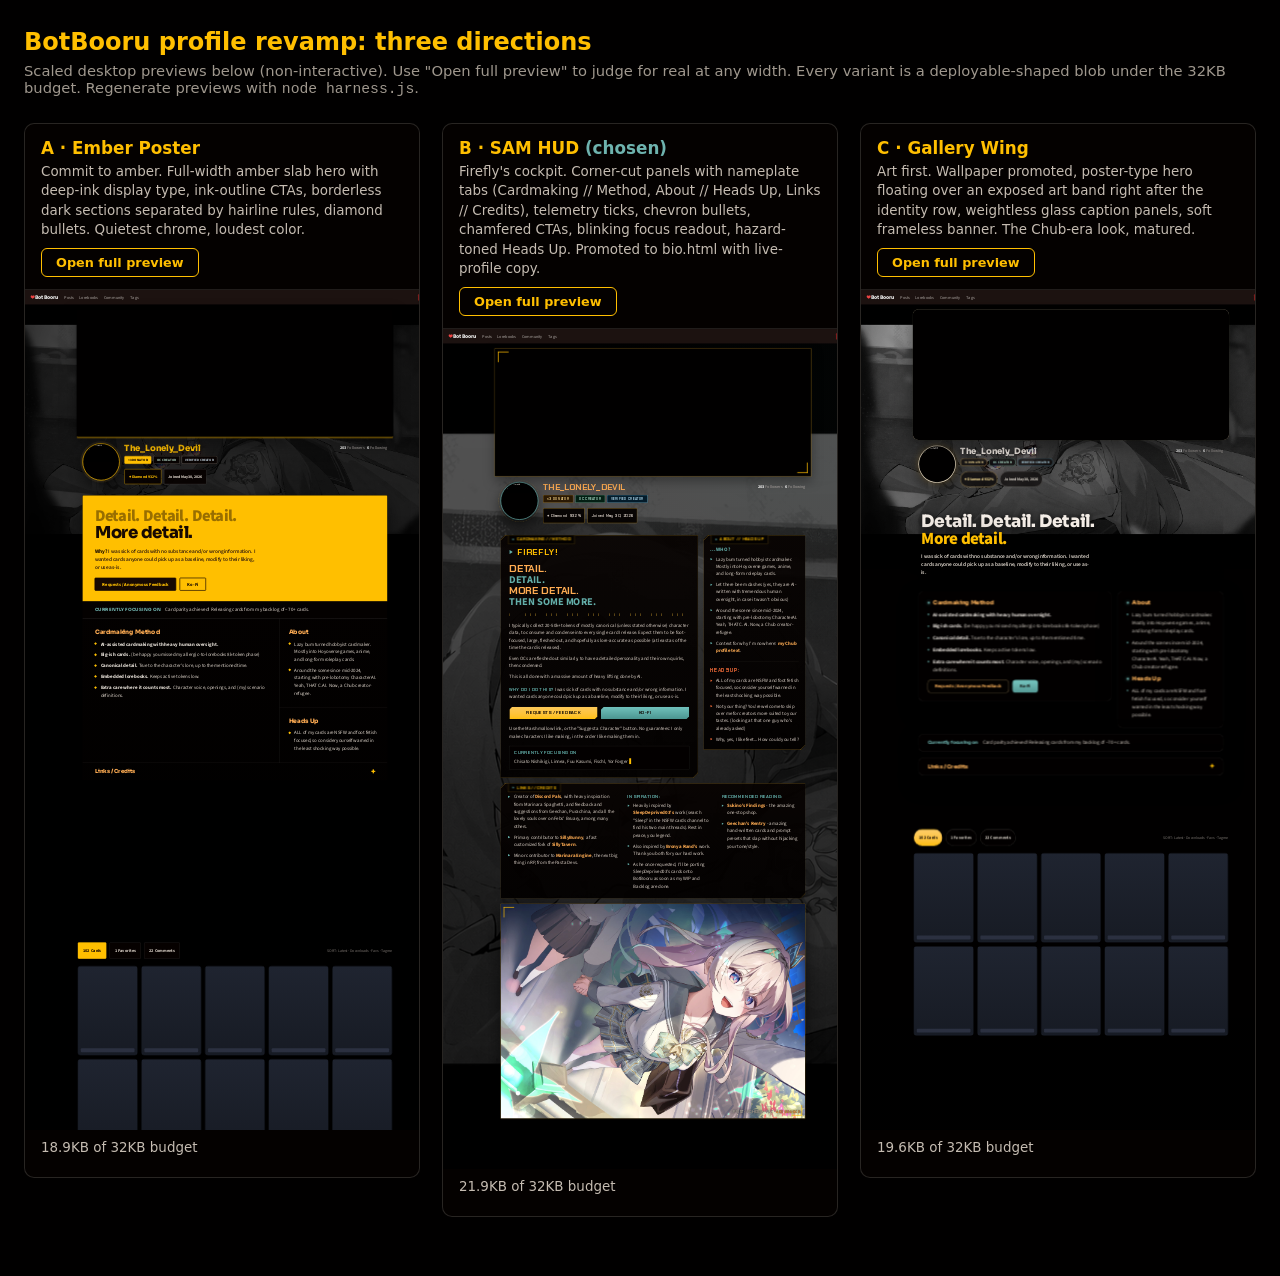
<file: app/profile/mockups/index.html>
<!doctype html>
<html lang="en">
<head>
<meta charset="utf-8">
<meta name="viewport" content="width=device-width, initial-scale=1">
<title>BBP revamp mockups: pick a direction</title>
<style>
  html, body { margin: 0; }
  body { background: oklch(0.055 0.014 48); color: oklch(0.9 0.016 72); font-family: "Segoe UI", system-ui, sans-serif; padding: 28px 24px 60px; }
  h1 { margin: 0 0 6px; color: #FFBF00; font-size: 1.5rem; }
  .sub { margin: 0 0 26px; color: oklch(0.68 0.018 72); font-size: 0.92rem; }
  .row { display: grid; grid-template-columns: repeat(auto-fit, minmax(360px, 1fr)); gap: 22px; align-items: start; }
  .col { border: 1px solid oklch(0.9 0.02 80 / 0.16); border-radius: 10px; overflow: hidden; background: oklch(0.085 0.016 48); }
  .col header { padding: 14px 16px 12px; border-bottom: 1px solid oklch(0.9 0.02 80 / 0.12); }
  .col h2 { margin: 0 0 4px; font-size: 1.05rem; color: #FFBF00; }
  .col h2 span { color: oklch(0.72 0.07 190); }
  .col p { margin: 0 0 8px; font-size: 0.84rem; line-height: 1.45; color: oklch(0.8 0.018 72); }
  .col a.open { display: inline-block; padding: 6px 14px; border: 1px solid #FFBF00; border-radius: 6px; color: #FFBF00; font-size: 0.8rem; font-weight: 700; text-decoration: none; }
  .col a.open:hover { background: #FFBF00; color: oklch(0.15 0.025 55); }
  .frame { height: 840px; overflow: hidden; position: relative; background: #000; }
  .frame iframe { width: 1280px; height: 2560px; border: 0; transform: scale(0.328); transform-origin: top left; pointer-events: none; }
  .hint { font-size: 0.78rem; color: oklch(0.6 0.016 72); padding: 8px 16px 12px; }
</style>
</head>
<body>
<h1>BotBooru profile revamp: three directions</h1>
<p class="sub">Scaled desktop previews below (non-interactive). Use "Open full preview" to judge for real at any width. Every variant is a deployable-shaped blob under the 32KB budget. Regenerate previews with <code>node harness.js</code>.</p>
<div class="row">
  <div class="col">
    <header>
      <h2>A &middot; Ember Poster</h2>
      <p>Commit to amber. Full-width amber slab hero with deep-ink display type, ink-outline CTAs, borderless dark sections separated by hairline rules, diamond bullets. Quietest chrome, loudest color.</p>
      <a class="open" href="preview-a-ember-poster.html" target="_blank">Open full preview</a>
    </header>
    <div class="frame"><iframe src="preview-a-ember-poster.html" loading="lazy" title="Ember Poster preview"></iframe></div>
    <p class="hint">18.9KB of 32KB budget</p>
  </div>
  <div class="col">
    <header>
      <h2>B &middot; SAM HUD <span>(chosen)</span></h2>
      <p>Firefly's cockpit. Corner-cut panels with nameplate tabs (Cardmaking // Method, About // Heads Up, Links // Credits), telemetry ticks, chevron bullets, chamfered CTAs, blinking focus readout, hazard-toned Heads Up. Promoted to bio.html with live-profile copy.</p>
      <a class="open" href="preview-b-sam-hud.html" target="_blank">Open full preview</a>
    </header>
    <div class="frame"><iframe src="preview-b-sam-hud.html" loading="lazy" title="SAM HUD preview"></iframe></div>
    <p class="hint">21.9KB of 32KB budget</p>
  </div>
  <div class="col">
    <header>
      <h2>C &middot; Gallery Wing</h2>
      <p>Art first. Wallpaper promoted, poster-type hero floating over an exposed art band right after the identity row, weightless glass caption panels, soft frameless banner. The Chub-era look, matured.</p>
      <a class="open" href="preview-c-gallery-wing.html" target="_blank">Open full preview</a>
    </header>
    <div class="frame"><iframe src="preview-c-gallery-wing.html" loading="lazy" title="Gallery Wing preview"></iframe></div>
    <p class="hint">19.6KB of 32KB budget</p>
  </div>
</div>
</body>
</html>
</file>
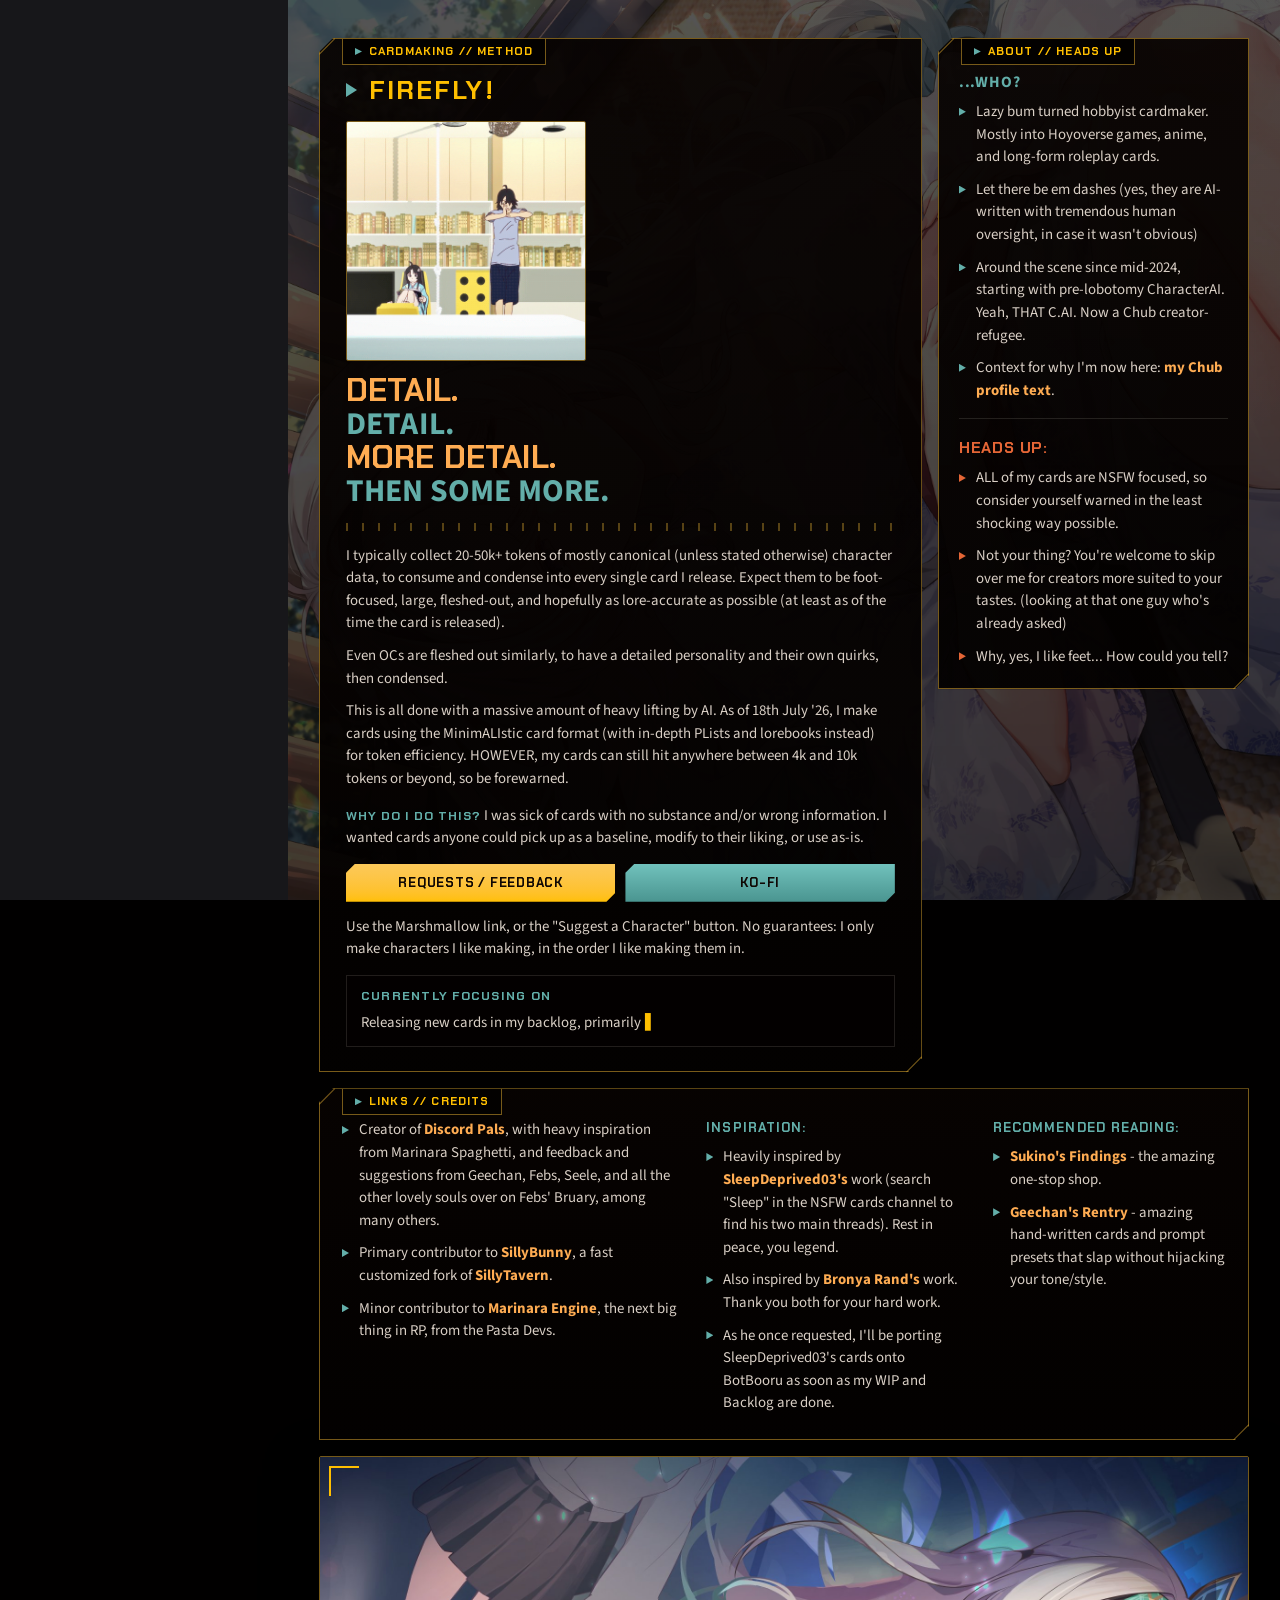
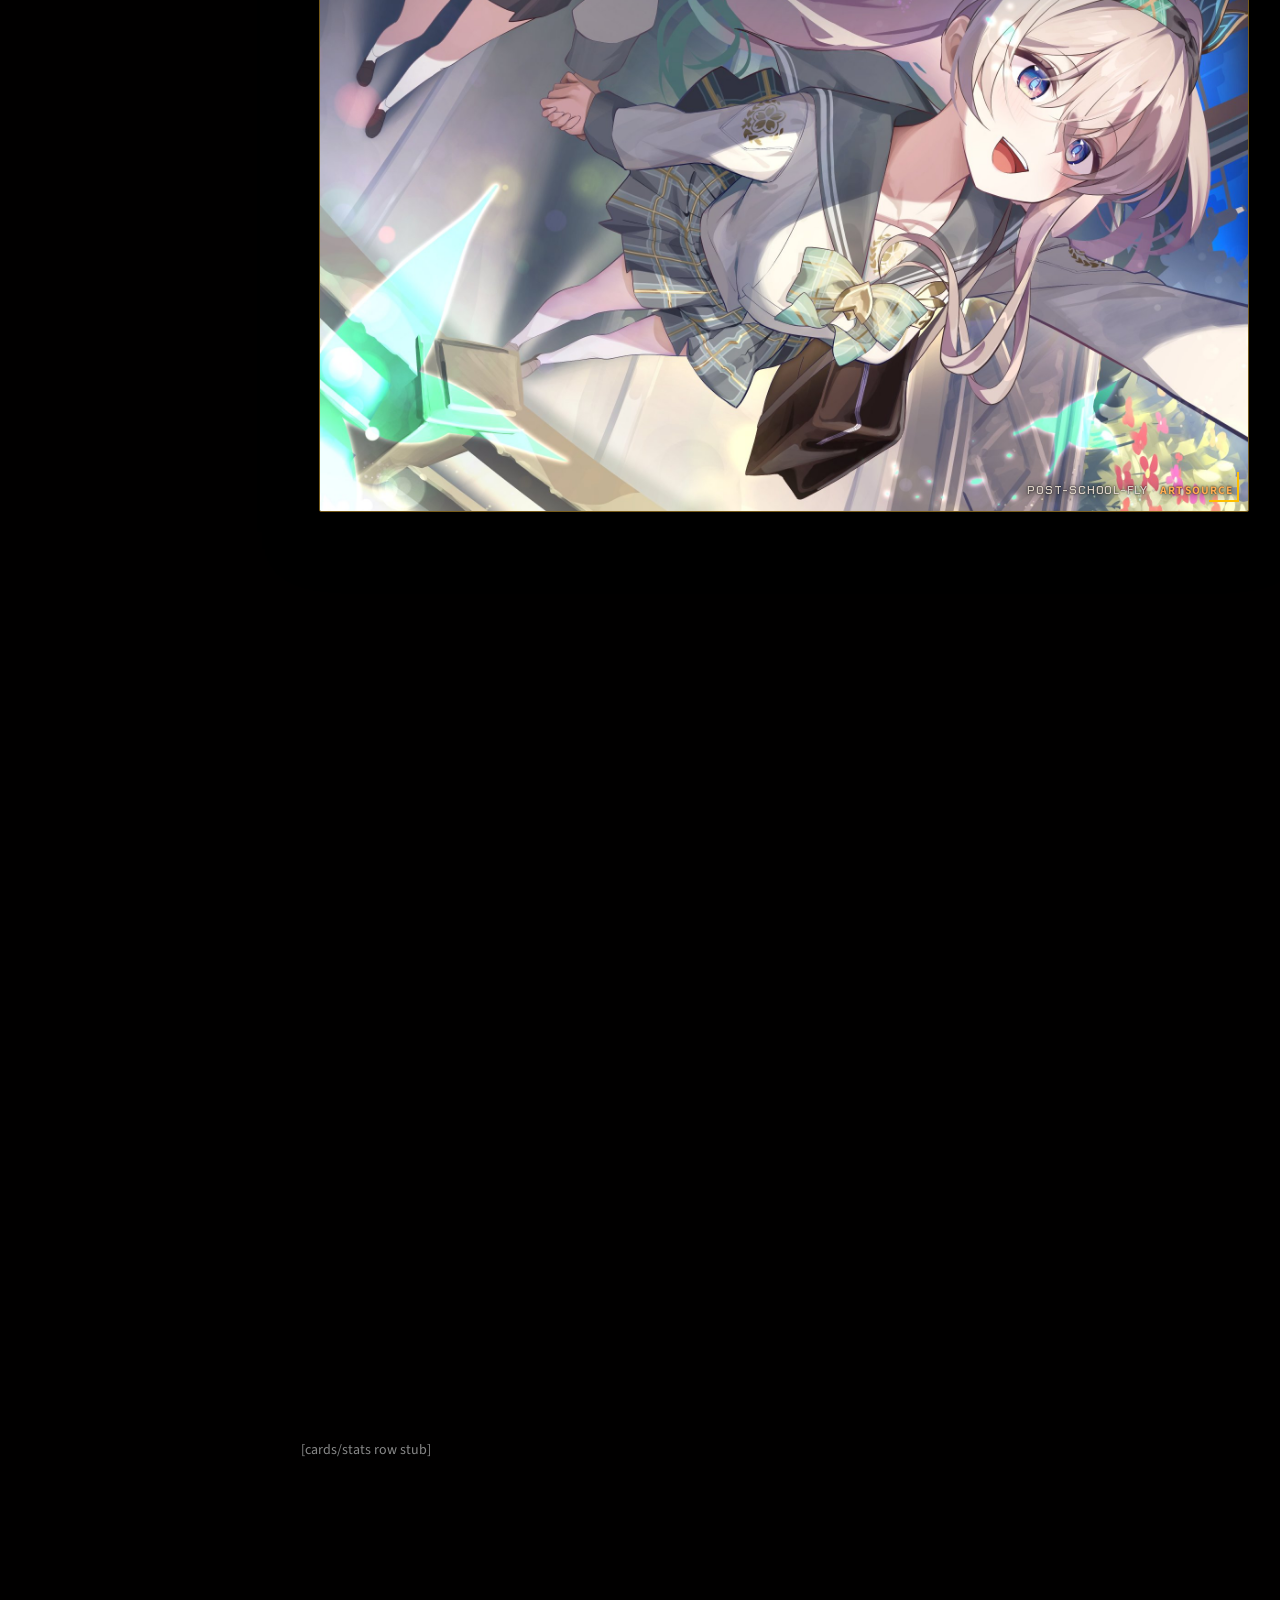
<file: app/profile/preview.html>
<!doctype html>
<html lang="en">
<head>
<meta charset="utf-8">
<meta name="viewport" content="width=device-width, initial-scale=1">
<title>BotBooru bio preview harness</title>
<style>
html, body { margin: 0; }
*, ::before, ::after { box-sizing: border-box; }
.profile-identity-row { display: flex; flex-wrap: wrap; width: min(100% - 24px, 966px); margin-inline: auto; }
#sidebar { display: none; position: fixed; inset: 0 auto 0 0; width: 288px; z-index: 30; background: #17171a; }
@media (min-width: 1280px) {
  #sidebar { display: block; }
  #main-content { margin-left: 288px; }
}
</style>
</head>
<body>
<aside id="sidebar"></aside>
<div id="main-content">
<div class="profile-identity-row">
<div class="profile-identity-right-stack">
<div id="custom-profile-root">
<style>
@import url("https://fonts.googleapis.com/css2?family=Chakra+Petch:wght@600;700&family=Source+Sans+3:wght@400;600;700&display=swap");

:root {
  --ld-ink: oklch(0.94 0.014 70);
  --ld-copy: oklch(0.86 0.018 72);
  --ld-muted: oklch(0.70 0.018 72);
  --ld-deep: oklch(0.055 0.014 48);
  --ld-panel: oklch(0.105 0.016 48 / 0.93);
  --ld-line: #FFBF00;
  --ld-line-dim: oklch(0.75 0.14 84 / 0.55);
  --ld-soft-line: oklch(0.90 0.02 80 / 0.13);
  --ld-orange: oklch(0.74 0.16 54);
  --ld-orange-hot: oklch(0.82 0.15 62);
  --ld-teal: oklch(0.70 0.075 190);
  --ld-warn: oklch(0.66 0.17 40);
  --ld-shadow: 0 20px 52px oklch(0.02 0.012 48 / 0.54);
  --ld-wallpaper: url("https://thelonelydevil9.github.io/BotBooruProfile/assets/profile-background-kuroida-kimono.webp");
  --ld-firefly: url("https://thelonelydevil9.github.io/BotBooruProfile/assets/top-firefly.webp");
  --ld-side: 0px;
  --ld-font-body: "Source Sans 3", "Source Sans Pro", -apple-system, "Segoe UI", system-ui, sans-serif;
  --ld-font-hud: "Chakra Petch", "Segoe UI", system-ui, sans-serif;
  --ld-body-size: 0.93rem;
  --ld-cut: 14px;
}

@media (min-width: 1280px) {
  :root { --ld-side: 288px; }
  :root:has(#sidebar.sidebar-folded) { --ld-side: 56px; }
}

body {
  color: var(--ld-ink) !important;
  position: relative !important;
  z-index: 0 !important;
  isolation: isolate !important;
  min-height: 100vh !important;
  background: var(--ld-deep) !important;
  font-family: var(--ld-font-body) !important;
}

body :where(a, button, div, input, label, li, p, select, small, span, strong, textarea) {
  font-family: var(--ld-font-body) !important;
}

body :where(h1, h2, h3, h4, h5, h6) {
  font-family: var(--ld-font-hud) !important;
}

body::before {
  content: "" !important;
  position: fixed !important;
  inset: 0 !important;
  z-index: -2 !important;
  pointer-events: none !important;
  background: var(--ld-wallpaper) center top / cover no-repeat !important;
  opacity: 0.5 !important;
}

@media (orientation: landscape) {
  body::before {
    inset: 50% auto auto calc(50% + var(--ld-side) / 2) !important;
    width: 100vh !important;
    height: calc(100vw - var(--ld-side)) !important;
    transform: translate(-50%, -50%) rotate(-90deg) !important;
  }
}

body::after {
  content: "" !important;
  position: fixed !important;
  inset: 0 !important;
  z-index: -1 !important;
  pointer-events: none !important;
  background:
    linear-gradient(180deg, oklch(0.018 0.01 48 / 0.34), oklch(0.014 0.008 48 / 0.5)),
    radial-gradient(circle at 85% 8%, oklch(0.66 0.075 190 / 0.04), transparent 30%) !important;
}

html {
  background: var(--ld-deep) !important;
  scroll-behavior: smooth !important;
}

#main-content, main, #profile-view-shell, #profile-view,
.profile-layout-root, .profile-main-col, .profile-header-block, .profile-identity-row {
  background: transparent !important;
}

#profile-banner {
  position: relative !important;
  width: min(100%, 966px) !important;
  margin-inline: auto !important;
  height: auto !important;
  min-height: 0 !important;
  max-height: none !important;
  aspect-ratio: 16 / 9 !important;
  border: 1px solid var(--ld-line-dim) !important;
  border-radius: 2px !important;
  overflow: hidden !important;
  isolation: isolate !important;
  background-color: var(--ld-deep) !important;
  background-image: var(--ld-firefly) !important;
  background-position: center center !important;
  background-size: cover !important;
  background-repeat: no-repeat !important;
  filter: brightness(1.1) saturate(1.05) !important;
  box-shadow: 0 14px 34px oklch(0.02 0.012 48 / 0.34) !important;
}

#profile-banner::before {
  content: "" !important;
  position: absolute !important;
  inset: 10px auto auto 10px !important;
  width: 30px !important;
  height: 30px !important;
  pointer-events: none !important;
  background: none !important;
  border-top: 2px solid var(--ld-line) !important;
  border-left: 2px solid var(--ld-line) !important;
  box-shadow: none !important;
}

#profile-banner::after {
  content: "" !important;
  position: absolute !important;
  inset: auto 10px 10px auto !important;
  width: 30px !important;
  height: 30px !important;
  pointer-events: none !important;
  background: none !important;
  border-bottom: 2px solid var(--ld-line) !important;
  border-right: 2px solid var(--ld-line) !important;
  box-shadow: none !important;
}

#profile-banner > .pointer-events-none.absolute.inset-0,
#profile-banner > div[style*="linear-gradient"] {
  display: none !important;
  background: none !important;
}

.profile-avatar-wrap {
  display: flex !important;
  align-items: center !important;
  justify-content: center !important;
  line-height: 0 !important;
  aspect-ratio: 1 / 1 !important;
  height: auto !important;
  padding: 4px !important;
  border: 2px solid var(--ld-teal) !important;
  border-radius: 50% !important;
  background: oklch(0.05 0.014 48) !important;
  outline: 1px dashed var(--ld-line-dim) !important;
  outline-offset: 5px !important;
  box-shadow: 0 18px 38px oklch(0.02 0.012 48 / 0.6) !important;
}

.profile-avatar-wrap img {
  display: block !important;
  width: 100% !important;
  height: 100% !important;
  border-radius: 50% !important;
  object-fit: cover !important;
  object-position: center center !important;
}

.profile-identity-row {
  width: min(100%, 966px) !important;
  margin-top: 0 !important;
  margin-inline: auto !important;
  padding: 16px 18px 4px !important;
  align-items: flex-start !important;
  flex-wrap: wrap !important;
}

.profile-identity-info-text h1 {
  color: var(--ld-orange-hot) !important;
  font-weight: 700 !important;
  letter-spacing: 0.01em !important;
  text-transform: uppercase !important;
  text-shadow: 0 14px 38px oklch(0.72 0.16 54 / 0.3) !important;
}

.profile-identity-info-text {
  flex: 1 1 280px !important;
  min-width: min(100%, 240px) !important;
}

.profile-identity-info-text > div[class*="flex-wrap"][class*="gap-1.5"] > span[class*="rounded-full"][class*="uppercase"] {
  min-height: 22px !important;
  padding: 0 10px !important;
  border: 1px solid oklch(0.86 0.03 80 / 0.42) !important;
  border-radius: 2px !important;
  background: oklch(0.10 0.016 48 / 0.92) !important;
  font-family: var(--ld-font-hud) !important;
  line-height: 1 !important;
  letter-spacing: 0.06em !important;
  text-shadow: none !important;
}

.profile-identity-info-text > div[class*="flex-wrap"][class*="gap-1.5"] > span.rank-donator-pill[class*="rounded-full"] {
  color: oklch(0.91 0.105 86) !important;
  border-color: var(--ld-line-dim) !important;
  background: oklch(0.22 0.05 74 / 0.95) !important;
}

.profile-identity-info-text > div[class*="flex-wrap"][class*="gap-1.5"] > span[class*="bg-emerald-900"][class*="rounded-full"] {
  color: oklch(0.89 0.062 166) !important;
  border-color: oklch(0.72 0.088 166 / 0.7) !important;
  background: oklch(0.20 0.045 166 / 0.95) !important;
}

.profile-identity-info-text > div[class*="flex-wrap"][class*="gap-1.5"] > span[class*="bg-sky-900"][class*="rounded-full"] {
  color: oklch(0.91 0.052 228) !important;
  border-color: oklch(0.72 0.095 228 / 0.7) !important;
  background: oklch(0.20 0.05 232 / 0.95) !important;
}

.profile-meta-strip { margin-top: 16px !important; }

.profile-meta-chip, .profile-stat-pill {
  min-height: 32px !important;
  display: inline-flex !important;
  align-items: center !important;
  justify-content: center !important;
  border: 1px solid var(--ld-line-dim) !important;
  border-radius: 2px !important;
  color: var(--ld-copy) !important;
  background: oklch(0.09 0.016 48 / 0.94) !important;
  font-family: var(--ld-font-hud) !important;
  font-weight: 600 !important;
  letter-spacing: 0.03em !important;
}

.profile-stat-pill.is-active {
  color: oklch(0.13 0.018 50) !important;
  border-color: var(--ld-line) !important;
  background: var(--ld-line) !important;
  font-weight: 700 !important;
}

#custom-profile-root {
  flex: 0 0 100% !important;
  width: 100% !important;
  max-width: 100% !important;
  margin-top: 22px !important;
  order: 10 !important;
  container-type: inline-size !important;
}

.profile-identity-right-stack { display: contents !important; }
.profile-followers-following { order: 2 !important; margin-left: auto !important; }
.profile-identity-right-stack > div:not(#custom-profile-root):not(.profile-followers-following) { order: 3 !important; margin-left: auto !important; }
.profile-stats-sort-row { order: 3 !important; margin-top: 100vh !important; }

#custom-profile-root .ld-bb-a, #custom-profile-root .ld-bb-a * { box-sizing: border-box !important; }

#custom-profile-root .ld-bb-a {
  position: relative !important;
  display: grid !important;
  width: min(100%, 966px) !important;
  margin-inline: auto !important;
  grid-template-columns: minmax(0, 1.55fr) minmax(240px, 0.8fr) !important;
  gap: 16px !important;
  align-items: start !important;
  color: var(--ld-ink) !important;
  font-size: var(--ld-body-size) !important;
}

#custom-profile-root .ld-panel {
  position: relative !important;
  border: 1px solid var(--ld-line-dim) !important;
  background: linear-gradient(180deg, var(--ld-panel), oklch(0.075 0.014 48 / 0.95)) !important;
  box-shadow: var(--ld-shadow) !important;
  clip-path: polygon(var(--ld-cut) 0, 100% 0, 100% calc(100% - var(--ld-cut)), calc(100% - var(--ld-cut)) 100%, 0 100%, 0 var(--ld-cut)) !important;
}

#custom-profile-root .ld-panel::before,
#custom-profile-root .ld-panel::after {
  content: "" !important;
  position: absolute !important;
  width: 22px !important;
  height: 1px !important;
  background: var(--ld-line-dim) !important;
  pointer-events: none !important;
}

#custom-profile-root .ld-panel::before {
  top: 6.5px !important;
  left: -4px !important;
  transform: rotate(-45deg) !important;
}

#custom-profile-root .ld-panel::after {
  bottom: 6.5px !important;
  right: -4px !important;
  transform: rotate(-45deg) !important;
}

#custom-profile-root .ld-plate {
  position: absolute !important;
  top: 0 !important;
  left: 22px !important;
  display: inline-flex !important;
  align-items: center !important;
  gap: 7px !important;
  padding: 5px 12px !important;
  border: 1px solid var(--ld-line-dim) !important;
  border-top: 0 !important;
  background: oklch(0.07 0.014 48) !important;
  color: var(--ld-line) !important;
  font-family: var(--ld-font-hud) !important;
  font-size: 0.72rem !important;
  font-weight: 700 !important;
  letter-spacing: 0.1em !important;
  text-transform: uppercase !important;
  white-space: nowrap !important;
  z-index: 1 !important;
}

#custom-profile-root .ld-plate::before {
  content: "" !important;
  width: 7px !important;
  height: 7px !important;
  background: var(--ld-teal) !important;
  clip-path: polygon(0 0, 100% 50%, 0 100%) !important;
}

#custom-profile-root .ld-plate--warn { color: var(--ld-warn) !important; border-color: oklch(0.6 0.14 40 / 0.6) !important; }
#custom-profile-root .ld-plate--warn::before { background: var(--ld-warn) !important; }

#custom-profile-root .ld-command {
  display: grid !important;
  align-content: start !important;
  gap: 14px !important;
  padding: 34px 26px 24px !important;
}

#custom-profile-root .ld-command h2 {
  margin: 0 !important;
  color: var(--ld-orange-hot) !important;
  font-size: clamp(1.5rem, 3.4cqw, 2.5rem) !important;
  font-weight: 700 !important;
  line-height: 1.04 !important;
  letter-spacing: 0.005em !important;
  text-transform: uppercase !important;
  text-wrap: balance !important;
}

#custom-profile-root .ld-command h2 .ld-w-teal { color: var(--ld-teal) !important; }

#custom-profile-root .ld-dance {
  display: block !important;
  width: min(100%, 240px) !important;
  height: auto !important;
  border: 1px solid var(--ld-line-dim) !important;
  border-radius: 2px !important;
}

#custom-profile-root .ld-telemetry {
  height: 8px !important;
  background: repeating-linear-gradient(90deg, var(--ld-line-dim) 0 2px, transparent 2px 16px) !important;
  opacity: 0.7 !important;
}

#custom-profile-root .ld-method {
  display: grid !important;
  gap: 10px !important;
}

#custom-profile-root .ld-method p { margin: 0 !important; }

#custom-profile-root .ld-panel h3 {
  margin: 0 !important;
  color: var(--ld-teal) !important;
  font-size: 0.98rem !important;
  font-weight: 700 !important;
  letter-spacing: 0.05em !important;
  text-transform: uppercase !important;
  line-height: 1.15 !important;
}

#custom-profile-root .ld-panel p, #custom-profile-root .ld-panel li {
  color: var(--ld-copy) !important;
  font-size: var(--ld-body-size) !important;
  line-height: 1.52 !important;
  overflow-wrap: anywhere !important;
}

#custom-profile-root .ld-list {
  display: grid !important;
  gap: 10px !important;
  margin: 0 !important;
  padding: 0 !important;
  list-style: none !important;
}

#custom-profile-root .ld-list li { position: relative !important; padding-left: 17px !important; }

#custom-profile-root .ld-list li::before {
  content: "" !important;
  position: absolute !important;
  left: 0 !important;
  top: 0.72em !important;
  width: 7px !important;
  height: 8px !important;
  background: var(--ld-teal) !important;
  clip-path: polygon(0 0, 100% 50%, 0 100%) !important;
  transform: translateY(-50%) !important;
}

#custom-profile-root .ld-list li strong { color: var(--ld-ink) !important; font-weight: 700 !important; }

#custom-profile-root .ld-note {
  margin: 0 !important;
  color: var(--ld-muted) !important;
  font-size: 0.89rem !important;
  line-height: 1.5 !important;
}

#custom-profile-root .ld-note b {
  color: var(--ld-teal) !important;
  font-family: var(--ld-font-hud) !important;
  font-size: 0.78rem !important;
  letter-spacing: 0.08em !important;
  text-transform: uppercase !important;
}

#custom-profile-root .ld-actions {
  display: flex !important;
  flex-wrap: wrap !important;
  gap: 10px !important;
  align-items: center !important;
}

#custom-profile-root .ld-pill {
  min-height: 38px !important;
  display: inline-flex !important;
  align-items: center !important;
  justify-content: center !important;
  flex: 1 1 0 !important;
  min-width: 160px !important;
  padding: 9px 20px !important;
  border: 0 !important;
  color: oklch(0.14 0.02 55) !important;
  background: linear-gradient(180deg, oklch(0.86 0.14 84), var(--ld-line)) !important;
  font-family: var(--ld-font-hud) !important;
  font-weight: 700 !important;
  font-size: 0.8rem !important;
  letter-spacing: 0.06em !important;
  text-transform: uppercase !important;
  line-height: 1.1 !important;
  text-align: center !important;
  text-decoration: none !important;
  clip-path: polygon(9px 0, 100% 0, 100% calc(100% - 9px), calc(100% - 9px) 100%, 0 100%, 0 9px) !important;
}

#custom-profile-root .ld-pill--teal {
  background: linear-gradient(180deg, oklch(0.76 0.08 190), oklch(0.62 0.075 190)) !important;
}

#custom-profile-root .ld-ops {
  display: grid !important;
  gap: 8px !important;
  padding: 12px 14px !important;
  border: 1px solid var(--ld-soft-line) !important;
  background: oklch(0.07 0.014 48 / 0.7) !important;
}

#custom-profile-root .ld-ops b {
  color: var(--ld-teal) !important;
  font-family: var(--ld-font-hud) !important;
  font-size: 0.78rem !important;
  font-weight: 700 !important;
  letter-spacing: 0.1em !important;
  text-transform: uppercase !important;
}

#custom-profile-root .ld-ops span { color: var(--ld-copy) !important; font-size: 0.93rem !important; line-height: 1.5 !important; }

#custom-profile-root .ld-ops span::after {
  content: "\258C" !important;
  margin-left: 4px !important;
  color: var(--ld-line) !important;
  animation: ld-blink 1.2s steps(2, start) infinite !important;
}

@keyframes ld-blink { to { visibility: hidden; } }

@media (prefers-reduced-motion: reduce) {
  #custom-profile-root .ld-ops span::after { animation: none !important; opacity: 0.7 !important; }
}

#custom-profile-root .ld-aside {
  display: grid !important;
  gap: 16px !important;
  align-content: start !important;
  min-width: 0 !important;
  padding: 34px 20px 20px !important;
}

#custom-profile-root .ld-aside-section { position: relative !important; display: grid !important; gap: 10px !important; }

#custom-profile-root .ld-aside-section + .ld-aside-section {
  padding-top: 20px !important;
  border-top: 1px solid var(--ld-soft-line) !important;
}

#custom-profile-root .ld-hazard h3 { color: var(--ld-warn) !important; }
#custom-profile-root .ld-hazard .ld-list li::before { background: var(--ld-warn) !important; }

#custom-profile-root .ld-wide { grid-column: 1 / -1 !important; }

#custom-profile-root .ld-links-grid {
  display: grid !important;
  grid-template-columns: 1.3fr 1fr 0.9fr !important;
  gap: 14px 28px !important;
  align-items: start !important;
  padding: 30px 22px 24px !important;
}

#custom-profile-root .ld-links-col { display: grid !important; gap: 10px !important; align-content: start !important; min-width: 0 !important; }

#custom-profile-root .ld-links-col h4 {
  margin: 0 !important;
  color: var(--ld-teal) !important;
  font-family: var(--ld-font-hud) !important;
  font-size: 0.82rem !important;
  font-weight: 700 !important;
  letter-spacing: 0.08em !important;
  text-transform: uppercase !important;
}

#custom-profile-root .ld-bb-a a:not(.ld-pill) {
  color: var(--ld-orange-hot) !important;
  font-weight: 700 !important;
  text-decoration: none !important;
}

#custom-profile-root .ld-bb-a a:not(.ld-pill):hover { text-decoration: underline !important; }

#custom-profile-root .ld-bb-a a.ld-feature {
  display: inline-flex !important;
  align-items: center !important;
  gap: 12px !important;
  width: fit-content !important;
  color: var(--ld-line) !important;
  font-family: var(--ld-font-hud) !important;
  font-size: clamp(1.35rem, 2.8cqw, 1.8rem) !important;
  font-weight: 700 !important;
  letter-spacing: 0.08em !important;
  text-transform: uppercase !important;
  text-decoration: none !important;
}

#custom-profile-root .ld-bb-a a.ld-feature::before {
  content: "" !important;
  width: 11px !important;
  height: 14px !important;
  background: var(--ld-teal) !important;
  clip-path: polygon(0 0, 100% 50%, 0 100%) !important;
}

#custom-profile-root .ld-bb-a a.ld-feature:hover { text-decoration: underline !important; }

#custom-profile-root .ld-bb-a h3 a:not(.ld-pill) { color: var(--ld-teal) !important; }

#custom-profile-root .ld-tail {
  grid-column: 1 / -1 !important;
  position: relative !important;
  margin: 0 !important;
  line-height: 0 !important;
}

#custom-profile-root .ld-tail img {
  display: block !important;
  width: 100% !important;
  height: auto !important;
  border: 1px solid var(--ld-line-dim) !important;
  border-radius: 2px !important;
  box-shadow: var(--ld-shadow) !important;
}

#custom-profile-root .ld-tail::before {
  content: "" !important;
  position: absolute !important;
  inset: 10px auto auto 10px !important;
  width: 30px !important;
  height: 30px !important;
  pointer-events: none !important;
  border-top: 2px solid var(--ld-line) !important;
  border-left: 2px solid var(--ld-line) !important;
}

#custom-profile-root .ld-tail::after {
  content: "" !important;
  position: absolute !important;
  inset: auto 10px 10px auto !important;
  width: 30px !important;
  height: 30px !important;
  pointer-events: none !important;
  border-bottom: 2px solid var(--ld-line) !important;
  border-right: 2px solid var(--ld-line) !important;
}

#custom-profile-root .ld-tail figcaption {
  position: absolute !important;
  right: 16px !important;
  bottom: 14px !important;
  color: var(--ld-copy) !important;
  font-family: var(--ld-font-hud) !important;
  font-size: 0.72rem !important;
  font-weight: 600 !important;
  letter-spacing: 0.08em !important;
  text-transform: uppercase !important;
  line-height: 1.2 !important;
  text-shadow: 0 1px 8px oklch(0.02 0.012 48 / 0.95), 0 0 2px oklch(0.02 0.012 48) !important;
}

@media (max-width: 1120px) {
  #custom-profile-root .ld-bb-a { grid-template-columns: minmax(0, 1.15fr) minmax(220px, 0.85fr) !important; }
}

@container (max-width: 720px) {
  #custom-profile-root .ld-bb-a, #custom-profile-root .ld-links-grid { grid-template-columns: 1fr !important; }
}

@media (max-width: 860px) {
  .profile-identity-row { padding: 12px 10px 2px !important; }
  #custom-profile-root .ld-bb-a, #custom-profile-root .ld-links-grid { grid-template-columns: 1fr !important; }
}
</style>
<section class="ld-bb-a" aria-label="The_Lonely_Devil profile">
  <article class="ld-panel ld-command">
    <span class="ld-plate">Cardmaking // Method</span>
    <a class="ld-feature" href="https://botbooru.com/character/37186" target="_blank" rel="noopener noreferrer">Firefly!</a>
    <img class="ld-dance" src="https://thelonelydevil9.github.io/BotBooruProfile/assets/ararararagi-dance.gif" alt="Araragi dance" loading="lazy">
    <h2>Detail.<br><span class="ld-w-teal">Detail.</span><br>More detail.<br><span class="ld-w-teal">Then some more.</span></h2>
    <div class="ld-telemetry"></div>
    <div class="ld-method">
      <p>I typically collect 20-50k+ tokens of mostly canonical (unless stated otherwise) character data, to consume and condense into every single card I release. Expect them to be foot-focused, large, fleshed-out, and hopefully as lore-accurate as possible (at least as of the time the card is released).</p>
      <p>Even OCs are fleshed out similarly, to have a detailed personality and their own quirks, then condensed.</p>
      <p>This is all done with a massive amount of heavy lifting by AI. As of 18th July '26, I make cards using the MinimALIstic card format (with in-depth PLists and lorebooks instead) for token efficiency. HOWEVER, my cards can still hit anywhere between 4k and 10k tokens or beyond, so be forewarned.</p>
    </div>
    <p class="ld-note"><b>Why do I do this?</b> I was sick of cards with no substance and/or wrong information. I wanted cards anyone could pick up as a baseline, modify to their liking, or use as-is.</p>
    <div class="ld-actions">
      <a class="ld-pill" href="https://marshmallow-qa.com/xivrxgkzwdryg9k" target="_blank" rel="noopener noreferrer">Requests / Feedback</a>
      <a class="ld-pill ld-pill--teal" href="https://ko-fi.com/thelonelydevil" target="_blank" rel="noopener noreferrer">Ko-Fi</a>
    </div>
    <p class="ld-note">Use the Marshmallow link, or the "Suggest a Character" button. No guarantees: I only make characters I like making, in the order I like making them in.</p>
    <div class="ld-ops">
      <b>Currently focusing on</b>
      <span>Releasing new cards in my backlog, primarily</span>
    </div>
  </article>
  <article class="ld-panel ld-aside">
    <span class="ld-plate">About // Heads Up</span>
    <div class="ld-aside-section">
      <h3><a href="https://www.youtube.com/watch?v=iVXa0_Sk95A&amp;t=5s" target="_blank" rel="noopener noreferrer">...Who?</a></h3>
      <ul class="ld-list">
        <li>Lazy bum turned hobbyist cardmaker. Mostly into Hoyoverse games, anime, and long-form roleplay cards.</li>
        <li>Let there be em dashes (yes, they are AI-written with tremendous human oversight, in case it wasn't obvious)</li>
        <li>Around the scene since mid-2024, starting with pre-lobotomy CharacterAI. Yeah, THAT C.AI. Now a Chub creator-refugee.</li>
        <li>Context for why I'm now here: <a href="https://chub.ai/users/The_Lonely_Devil" target="_blank" rel="noopener noreferrer">my Chub profile text</a>.</li>
      </ul>
    </div>
    <div class="ld-aside-section ld-hazard">
      <h3>Heads Up:</h3>
      <ul class="ld-list">
        <li>ALL of my cards are NSFW focused, so consider yourself warned in the least shocking way possible.</li>
        <li>Not your thing? You're welcome to skip over me for creators more suited to your tastes. (looking at that one guy who's already asked)</li>
        <li>Why, yes, I like feet... How could you tell?</li>
      </ul>
    </div>
  </article>
  <article class="ld-panel ld-wide">
    <span class="ld-plate">Links // Credits</span>
    <div class="ld-links-grid">
      <div class="ld-links-col">
        <ul class="ld-list">
          <li>Creator of <a href="https://github.com/TheLonelyDevil9/discord-pals" target="_blank" rel="noopener noreferrer">Discord Pals</a>, with heavy inspiration from Marinara Spaghetti, and feedback and suggestions from Geechan, Febs, Seele, and all the other lovely souls over on Febs' Bruary, among many others.</li>
          <li>Primary contributor to <a href="https://github.com/platberlitz/SillyBunny" target="_blank" rel="noopener noreferrer">SillyBunny</a>, a fast customized fork of <a href="https://github.com/SillyTavern/SillyTavern" target="_blank" rel="noopener noreferrer">SillyTavern</a>.</li>
          <li>Minor contributor to <a href="https://github.com/Pasta-Devs/Marinara-Engine" target="_blank" rel="noopener noreferrer">Marinara Engine</a>, the next big thing in RP, from the Pasta Devs.</li>
        </ul>
      </div>
      <div class="ld-links-col">
        <h4>Inspiration:</h4>
        <ul class="ld-list">
          <li>Heavily inspired by <a href="https://discord.gg/Nbv9pQ88Xb" target="_blank" rel="noopener noreferrer">SleepDeprived03's</a> work (search "Sleep" in the NSFW cards channel to find his two main threads). Rest in peace, you legend.</li>
          <li>Also inspired by <a href="https://bronya-rand.github.io/reimagined-couscous/" target="_blank" rel="noopener noreferrer">Bronya Rand's</a> work. Thank you both for your hard work.</li>
          <li>As he once requested, I'll be porting SleepDeprived03's cards onto BotBooru as soon as my WIP and Backlog are done.</li>
        </ul>
      </div>
      <div class="ld-links-col">
        <h4>Recommended Reading:</h4>
        <ul class="ld-list">
          <li><a href="https://rentry.org/Sukino-Findings" target="_blank" rel="noopener noreferrer">Sukino's Findings</a> - the amazing one-stop shop.</li>
          <li><a href="https://rentry.org/geechan" target="_blank" rel="noopener noreferrer">Geechan's Rentry</a> - amazing hand-written cards and prompt presets that slap without hijacking your tone/style.</li>
        </ul>
      </div>
    </div>
  </article>
  <figure class="ld-tail">
    <img src="https://thelonelydevil9.github.io/BotBooruProfile/assets/firefly-after-school.jpg" alt="Firefly after school" loading="lazy">
    <figcaption>Post-School-Fly &middot; <a href="https://danbooru.donmai.us/posts/10970151" target="_blank" rel="noopener noreferrer">art source</a></figcaption>
  </figure>
</section>
</div>
</div>
</div>
<div class="profile-stats-sort-row" style="width: min(100% - 24px, 966px); margin: 0 auto; padding: 24px 0 480px; color: #888; font: 14px sans-serif;">
<span id="profile-stats">[cards/stats row stub]</span>
</div>
</div>
</body>
</html>
</file>
